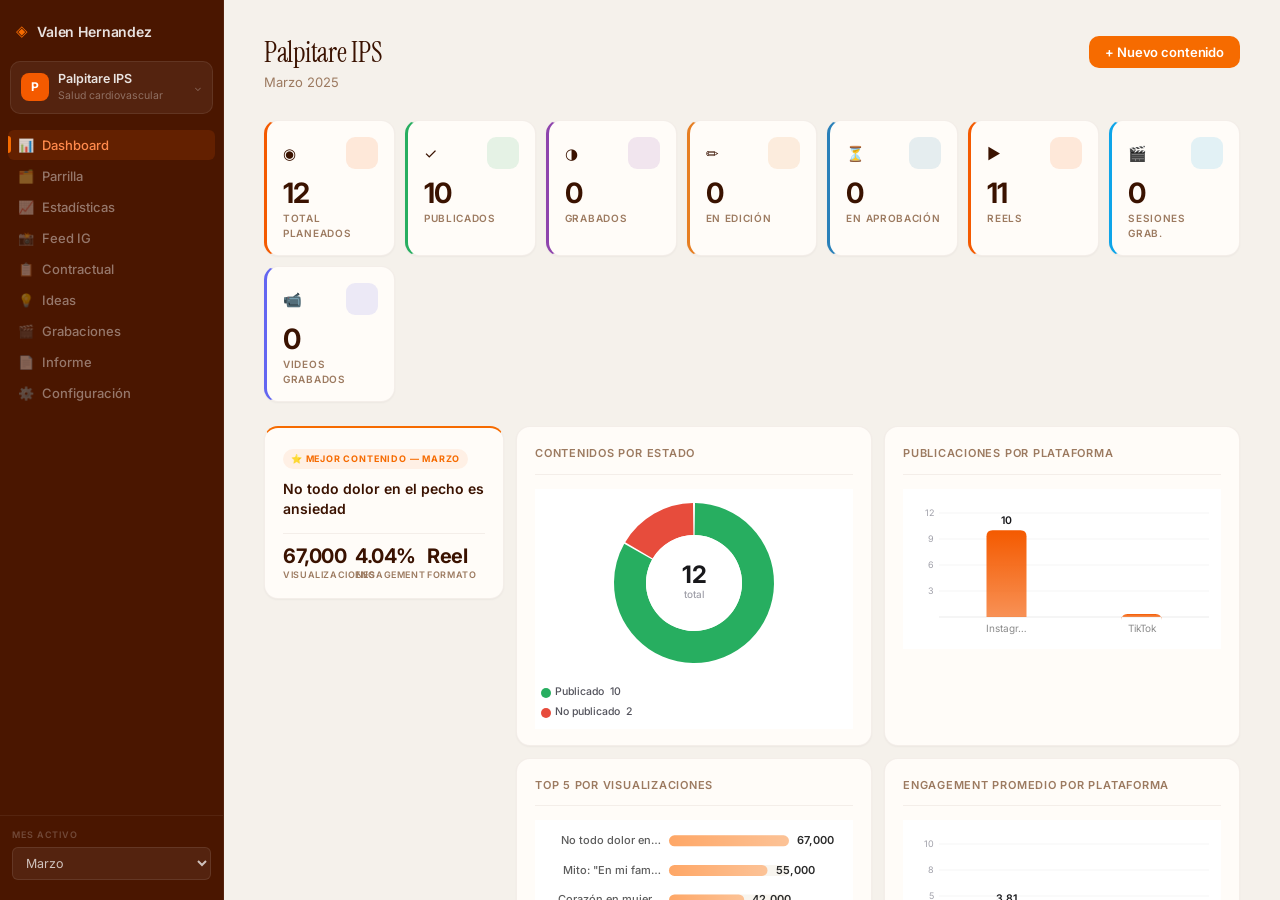
<file: index.html>
<!DOCTYPE html>
<html lang="es">
<head>
  <meta charset="UTF-8" />
  <meta name="viewport" content="width=device-width, initial-scale=1.0" />
  <title>Mi Agencia — Dashboard</title>
  <link rel="preconnect" href="https://fonts.googleapis.com" />
  <link rel="preconnect" href="https://fonts.gstatic.com" crossorigin />
  <link href="https://fonts.googleapis.com/css2?family=Instrument+Serif:ital@0;1&family=Inter:wght@300;400;500;600;700&display=swap" rel="stylesheet" />
  <link rel="stylesheet" href="styles.css?v=5" />
</head>
<body>

<!-- ══════════════════════════════════════════════
     SIDEBAR
═══════════════════════════════════════════════ -->
<aside class="sidebar" id="sidebar">

  <!-- Logo -->
  <div class="sidebar-logo">
    <span class="logo-icon">◈</span>
    <span class="logo-text">Valen Hernandez</span>
  </div>

  <!-- Brand switcher -->
  <div class="brand-switcher" id="brandSwitcher">
    <div class="brand-current" id="brandCurrentBtn" onclick="toggleBrandDropdown()">
      <div class="brand-avatar" id="sidebarBrandAvatar"></div>
      <div class="brand-info">
        <div class="brand-name" id="sidebarBrandName">Cargando...</div>
        <div class="brand-sector" id="sidebarBrandSector"></div>
      </div>
      <span class="brand-chevron">⌄</span>
    </div>
    <div class="brand-dropdown" id="brandDropdown">
      <div class="brand-list" id="brandList"></div>
      <button class="btn-nueva-marca" onclick="openNuevaMarca()">+ Nueva marca</button>
    </div>
  </div>

  <!-- Navigation -->
  <nav class="sidebar-nav" id="sidebarNav">
    <button class="nav-item active" data-tab="dashboard"    onclick="switchTab('dashboard')"><span class="nav-icon">📊</span> Dashboard</button>
    <button class="nav-item"        data-tab="parrilla"     onclick="switchTab('parrilla')"><span class="nav-icon">🗂️</span> Parrilla</button>
    <button class="nav-item"        data-tab="estadisticas" onclick="switchTab('estadisticas')"><span class="nav-icon">📈</span> Estadísticas</button>
    <button class="nav-item"        data-tab="feed"         onclick="switchTab('feed')"><span class="nav-icon">📸</span> Feed IG</button>
    <button class="nav-item"        data-tab="contractual"  onclick="switchTab('contractual')"><span class="nav-icon">📋</span> Contractual</button>
    <button class="nav-item"        data-tab="ideas"        onclick="switchTab('ideas')"><span class="nav-icon">💡</span> Ideas</button>
    <button class="nav-item"        data-tab="grabaciones"  onclick="switchTab('grabaciones')"><span class="nav-icon">🎬</span> Grabaciones</button>
    <button class="nav-item"        data-tab="informe"      onclick="switchTab('informe')"><span class="nav-icon">📄</span> Informe</button>
    <button class="nav-item"        data-tab="configuracion" onclick="switchTab('configuracion')"><span class="nav-icon">⚙️</span> Configuración</button>
  </nav>

  <!-- Month selector -->
  <div class="sidebar-month">
    <label class="month-label">Mes activo</label>
    <select class="month-select" id="monthSelect" onchange="onMonthChange()">
      <option>Enero</option><option>Febrero</option><option>Marzo</option>
      <option>Abril</option><option>Mayo</option><option>Junio</option>
      <option>Julio</option><option>Agosto</option><option>Septiembre</option>
      <option>Octubre</option><option>Noviembre</option><option>Diciembre</option>
    </select>
  </div>

</aside>

<!-- ══════════════════════════════════════════════
     MAIN CONTENT
═══════════════════════════════════════════════ -->
<main class="main-content" id="mainContent">

  <!-- ── TAB: DASHBOARD ── -->
  <div class="tab-panel active" id="tab-dashboard">
    <div class="page-header">
      <div>
        <h1 class="page-title" id="dashBrandName">Dashboard</h1>
        <p class="page-subtitle" id="dashMonth"></p>
      </div>
      <button class="btn-primary" onclick="openNuevoContenido()">+ Nuevo contenido</button>
    </div>
    <div class="kpi-grid" id="kpiGrid"></div>
    <div class="dashboard-lower">
      <div class="best-content-card" id="bestContentCard"></div>
      <div class="charts-grid-2x2">
        <div class="chart-card">
          <h3 class="chart-title">Contenidos por estado</h3>
          <canvas id="chartDonut" width="260" height="260"></canvas>
        </div>
        <div class="chart-card">
          <h3 class="chart-title">Publicaciones por plataforma</h3>
          <canvas id="chartPlatforms" width="260" height="220"></canvas>
        </div>
        <div class="chart-card">
          <h3 class="chart-title">Top 5 por visualizaciones</h3>
          <canvas id="chartTop5" width="260" height="220"></canvas>
        </div>
        <div class="chart-card">
          <h3 class="chart-title">Engagement promedio por plataforma</h3>
          <canvas id="chartEngagement" width="260" height="220"></canvas>
        </div>
      </div>
    </div>
    <div class="compliance-section" id="dashCompliance"></div>
  </div>

  <!-- ── TAB: PARRILLA ── -->
  <div class="tab-panel" id="tab-parrilla">
    <div class="page-header">
      <div>
        <h1 class="page-title">Parrilla de contenidos</h1>
        <p class="page-subtitle" id="parrillaBrandMonth"></p>
      </div>
      <button class="btn-primary" onclick="openNuevoContenido()">+ Nuevo contenido</button>
    </div>
    <div class="filter-row">
      <div class="filter-group">
        <label>Mes</label>
        <select id="filterMes" onchange="renderParrilla()">
          <option value="">Todos</option>
          <option>Enero</option><option>Febrero</option><option>Marzo</option>
          <option>Abril</option><option>Mayo</option><option>Junio</option>
          <option>Julio</option><option>Agosto</option><option>Septiembre</option>
          <option>Octubre</option><option>Noviembre</option><option>Diciembre</option>
        </select>
      </div>
      <div class="filter-group">
        <label>Estado</label>
        <select id="filterEstado" onchange="renderParrilla()">
          <option value="">Todos</option>
          <option>Idea</option><option>Guion</option><option>Grabado</option>
          <option>En edición</option><option>En aprobación</option>
          <option>Aprobado</option><option>Publicado</option><option>No publicado</option>
        </select>
      </div>
      <div class="filter-group">
        <label>Tipo</label>
        <select id="filterTipo" onchange="renderParrilla()">
          <option value="">Todos</option>
          <option>Reel</option><option>Carrusel</option><option>Historia</option><option>Post</option>
        </select>
      </div>
      <div class="filter-group">
        <label>Plataforma</label>
        <select id="filterPlataforma" onchange="renderParrilla()">
          <option value="">Todas</option>
          <option value="ig">Instagram</option>
          <option value="tk">TikTok</option>
        </select>
      </div>
    </div>
    <div class="table-wrapper">
      <table class="data-table" id="parrillaTable">
        <thead>
          <tr>
            <th>#</th><th>Mes</th><th>Tipo</th><th>Tema / Idea</th><th>Objetivo</th>
            <th>Estado</th><th>IG</th><th>TK</th>
            <th>Hook</th><th>CTA</th><th>Obs</th><th>F. Publicación</th><th>Acciones</th>
          </tr>
        </thead>
        <tbody id="parrillaBody"></tbody>
      </table>
    </div>
  </div>

  <!-- ── TAB: ESTADÍSTICAS ── -->
  <div class="tab-panel" id="tab-estadisticas">
    <div class="page-header">
      <div>
        <h1 class="page-title">Estadísticas</h1>
        <p class="page-subtitle" id="statsBrandMonth"></p>
      </div>
    </div>
    <div class="stats-summary-grid" id="statsSummary"></div>
    <div class="table-wrapper" style="margin-top:24px;">
      <table class="data-table" id="statsTable">
        <thead>
          <tr>
            <th>#</th><th>Contenido</th><th>Tipo</th>
            <th>IG Views</th><th>IG Eng%</th>
            <th>TK Views</th><th>TK Eng%</th>
            <th>Acciones</th>
          </tr>
        </thead>
        <tbody id="statsBody"></tbody>
      </table>
    </div>
    <div class="charts-grid-2col" style="margin-top:32px;">
      <div class="chart-card">
        <h3 class="chart-title">Top contenidos por visualizaciones</h3>
        <canvas id="chartStatsTop" width="340" height="240"></canvas>
      </div>
      <div class="chart-card">
        <h3 class="chart-title">Engagement por plataforma</h3>
        <canvas id="chartStatsEng" width="340" height="240"></canvas>
      </div>
    </div>
  </div>

  <!-- ── TAB: FEED IG ── -->
  <div class="tab-panel" id="tab-feed">
    <div class="page-header">
      <div>
        <h1 class="page-title">Feed Instagram</h1>
        <p class="page-subtitle" id="feedBrandMonth"></p>
      </div>
      <div class="feed-header-actions">
        <div class="toggle-group">
          <button class="toggle-btn active" id="btnGridView"  onclick="setFeedView('grid')">⊞ Grid</button>
          <button class="toggle-btn"        id="btnPhoneView" onclick="setFeedView('phone')">📱 Celular</button>
        </div>
        <button class="btn-secondary" onclick="addFeedSlot()">+ Agregar casilla</button>
        <button class="btn-secondary" onclick="openFeedManageModal()">⚙ Gestionar</button>
        <button class="btn-secondary" onclick="markFeedApproved()">✓ Aprobar feed</button>
      </div>
    </div>
    <!-- Tabs de mes del feed (independientes del sidebar) -->
    <div class="feed-month-tabs" id="feedMonthTabs"></div>
    <div class="feed-approval-bar" id="feedApprovalBar"></div>
    <!-- Grid view -->
    <div id="feedGridView">
      <div class="feed-grid" id="feedGrid"></div>
      <div class="feed-legend" id="feedLegend"></div>
    </div>
    <!-- Phone view -->
    <div id="feedPhoneView" style="display:none;">
      <div class="phone-mockup-wrap">
        <div class="phone-mockup">
          <div class="phone-screen">
            <div class="ig-header">
              <div class="ig-profile-pic" id="igProfilePic"></div>
              <span class="ig-handle" id="igHandle">palpitare_ips</span>
            </div>
            <div class="feed-grid-phone" id="feedGridPhone"></div>
          </div>
        </div>
      </div>
    </div>
  </div>

  <!-- ── TAB: CONTRACTUAL ── -->
  <div class="tab-panel" id="tab-contractual">
    <div class="page-header">
      <div>
        <h1 class="page-title">Seguimiento contractual</h1>
        <p class="page-subtitle" id="contractBrandMonth"></p>
      </div>
    </div>
    <div id="contractualContent"></div>
  </div>

  <!-- ── TAB: IDEAS ── -->
  <div class="tab-panel" id="tab-ideas">
    <div class="page-header">
      <div>
        <h1 class="page-title">Banco de ideas</h1>
        <p class="page-subtitle" id="ideasBrandMonth"></p>
      </div>
      <button class="btn-primary" onclick="openNuevaIdea()">+ Nueva idea</button>
    </div>
    <div class="table-wrapper">
      <table class="data-table" id="ideasTable">
        <thead>
          <tr>
            <th>#</th><th>Idea</th><th>Hook</th><th>Categoría</th><th>Prioridad</th>
            <th>Plataforma</th><th>Referencia</th><th>Estado</th>
            <th>Fecha usada</th><th>¿Funcionó?</th><th>Métricas</th><th>Acciones</th>
          </tr>
        </thead>
        <tbody id="ideasBody"></tbody>
      </table>
    </div>
  </div>

  <!-- ── TAB: GRABACIONES ── -->
  <div class="tab-panel" id="tab-grabaciones">
    <div class="page-header">
      <div>
        <h1 class="page-title">Sesiones de grabación</h1>
        <p class="page-subtitle" id="grabBrandMonth"></p>
      </div>
      <button class="btn-primary" onclick="openNuevaGrabacion()">+ Nueva sesión</button>
    </div>
    <div class="table-wrapper">
      <table class="data-table" id="grabTable">
        <thead>
          <tr>
            <th>#</th><th>Fecha</th><th>Lugar</th><th>Persona</th>
            <th>Videos</th><th>Tomas</th><th>Pendientes</th>
            <th>Vestuario</th><th>Props</th><th>Estado edición</th>
            <th>F. Entrega</th><th>Obs</th><th>Acciones</th>
          </tr>
        </thead>
        <tbody id="grabBody"></tbody>
      </table>
    </div>
  </div>

  <!-- ── TAB: INFORME ── -->
  <div class="tab-panel" id="tab-informe">
    <div class="page-header">
      <div>
        <h1 class="page-title">Informe mensual</h1>
        <p class="page-subtitle" id="informeBrandMonth"></p>
      </div>
      <div style="display:flex;gap:12px;flex-wrap:wrap;">
        <button class="btn-primary"   onclick="generateInforme()">Generar informe</button>
        <button class="btn-secondary" onclick="copyInforme()">Copiar</button>
        <button class="btn-secondary" onclick="downloadInforme()">Descargar .txt</button>
      </div>
    </div>
    <div id="informeContent"></div>
  </div>

  <!-- ── TAB: CONFIGURACIÓN ── -->
  <div class="tab-panel" id="tab-configuracion">
    <div class="page-header">
      <div>
        <h1 class="page-title">Configuración de marca</h1>
        <p class="page-subtitle" id="configBrandName"></p>
      </div>
      <div style="display:flex;gap:8px;flex-wrap:wrap;">
        <button class="btn-primary" onclick="generateClientExport()" title="Descarga client-data.json y súbelo a GitHub para que los clientes vean datos actualizados">📤 Publicar vista cliente</button>
        <button class="btn-secondary" onclick="exportData()" title="Descargar respaldo JSON">⬇ Exportar datos</button>
        <label class="btn-secondary" style="cursor:pointer;" title="Cargar respaldo JSON">
          ⬆ Importar datos
          <input type="file" accept=".json" style="display:none;" onchange="importData(event)">
        </label>
      </div>
    </div>
    <div id="configuracionContent"></div>
  </div>

</main>

<!-- ══════════════════════════════════════════════
     TOAST NOTIFICATION
═══════════════════════════════════════════════ -->
<div class="toast" id="toast"></div>

<!-- ══════════════════════════════════════════════
     MODALS
═══════════════════════════════════════════════ -->

<!-- Modal: Nuevo/Editar Contenido -->
<div class="modal-overlay" id="modal-contenido">
  <div class="modal modal-large">
    <div class="modal-header">
      <h2 class="modal-title" id="modalContenidoTitle">Nuevo contenido</h2>
      <button class="modal-close" onclick="closeModal('modal-contenido')">✕</button>
    </div>
    <div class="modal-body">
      <input type="hidden" id="contenidoId" />
      <div class="form-section">
        <h3 class="form-section-title">Información general</h3>
        <div class="form-grid-3">
          <div class="form-group">
            <label>Mes</label>
            <select id="cMes">
              <option>Enero</option><option>Febrero</option><option>Marzo</option>
              <option>Abril</option><option>Mayo</option><option>Junio</option>
              <option>Julio</option><option>Agosto</option><option>Septiembre</option>
              <option>Octubre</option><option>Noviembre</option><option>Diciembre</option>
            </select>
          </div>
          <div class="form-group">
            <label>Tipo</label>
            <select id="cTipo">
              <option>Reel</option><option>Carrusel</option><option>Historia</option><option>Post</option>
            </select>
          </div>
          <div class="form-group">
            <label>Objetivo</label>
            <select id="cObjetivo">
              <option>Educación</option><option>Autoridad</option>
              <option>Conversión</option><option>Humanización</option>
            </select>
          </div>
        </div>
        <div class="form-group">
          <label>Tema / Idea</label>
          <input type="text" id="cIdea" placeholder="Describe el tema del contenido..." />
        </div>
        <div class="form-grid-2">
          <div class="form-group">
            <label>Hook</label>
            <input type="text" id="cHook" placeholder="¿Qué engancha al inicio?" />
          </div>
          <div class="form-group">
            <label>CTA</label>
            <input type="text" id="cCta" placeholder="Llamada a la acción..." />
          </div>
        </div>
        <div class="form-grid-3">
          <div class="form-group">
            <label>Estado</label>
            <select id="cEstado">
              <option>Idea</option><option>Guion</option><option>Grabado</option>
              <option>En edición</option><option>En aprobación</option>
              <option>Aprobado</option><option>Publicado</option><option>No publicado</option>
            </select>
          </div>
          <div class="form-group">
            <label>Aprobó cliente</label>
            <select id="cClientAprobo">
              <option value="">— Sin definir —</option>
              <option>Sí</option><option>No</option><option>Pendiente</option>
            </select>
          </div>
          <div class="form-group">
            <label>Fecha aprobación</label>
            <input type="date" id="cFechaAprobacion" />
          </div>
        </div>
        <div class="form-group">
          <label>Observaciones <small style="color:var(--t-soft);font-weight:400;">(visibles para el cliente)</small></label>
          <textarea id="cObs" rows="2" placeholder="Notas adicionales..."></textarea>
        </div>
      </div>

      <div class="form-section">
        <h3 class="form-section-title">🔗 Links para el cliente</h3>
        <div class="form-grid-2">
          <div class="form-group">
            <label>🎬 Video en Drive</label>
            <input type="url" id="cDriveVideo" placeholder="https://drive.google.com/file/..." />
          </div>
          <div class="form-group">
            <label>📁 Carpeta Drive</label>
            <input type="url" id="cDriveFolder" placeholder="https://drive.google.com/drive/folders/..." />
          </div>
        </div>
      </div>

      <div class="form-section">
        <h3 class="form-section-title">Publicación por plataforma</h3>
        <div id="platformAccordions"></div>
      </div>
    </div>
    <div class="modal-footer">
      <button class="btn-ghost"    onclick="closeModal('modal-contenido')">Cancelar</button>
      <button class="btn-primary"  onclick="saveContenido()">Guardar contenido</button>
    </div>
  </div>
</div>

<!-- Modal: Stats -->
<div class="modal-overlay" id="modal-stats">
  <div class="modal modal-large">
    <div class="modal-header">
      <h2 class="modal-title" id="statsModalTitle">Estadísticas del contenido</h2>
      <button class="modal-close" onclick="closeModal('modal-stats')">✕</button>
    </div>
    <div class="modal-body">
      <input type="hidden" id="statsContenidoId" />
      <p class="stats-content-name" id="statsContenidoName"></p>
      <div class="platform-tabs" id="statsPlatformTabs">
        <button class="platform-tab active" data-plat="instagram" onclick="switchStatsPlatform('instagram')">Instagram</button>
        <button class="platform-tab" data-plat="tiktok"    onclick="switchStatsPlatform('tiktok')">TikTok</button>
        <button class="platform-tab" data-plat="facebook"  onclick="switchStatsPlatform('facebook')">Facebook</button>
      </div>
      <div id="statsFormArea"></div>
      <div class="stats-engagement-box" id="statsEngagementBox"></div>
    </div>
    <div class="modal-footer">
      <button class="btn-ghost"   onclick="closeModal('modal-stats')">Cancelar</button>
      <button class="btn-primary" onclick="saveStats()">Guardar stats</button>
    </div>
  </div>
</div>

<!-- Modal: Idea -->
<div class="modal-overlay" id="modal-idea">
  <div class="modal">
    <div class="modal-header">
      <h2 class="modal-title" id="modalIdeaTitle">Nueva idea</h2>
      <button class="modal-close" onclick="closeModal('modal-idea')">✕</button>
    </div>
    <div class="modal-body">
      <input type="hidden" id="ideaId" />
      <div class="form-group">
        <label>Idea / Tema</label>
        <input type="text" id="iIdea" placeholder="Describe la idea..." />
      </div>
      <div class="form-group">
        <label>Hook</label>
        <input type="text" id="iHook" placeholder="¿Cómo enganchar?" />
      </div>
      <div class="form-grid-2">
        <div class="form-group">
          <label>Categoría</label>
          <select id="iCategoria">
            <option>Educación</option><option>Autoridad</option>
            <option>Conversión</option><option>Humanización</option><option>Tendencia</option>
          </select>
        </div>
        <div class="form-group">
          <label>Prioridad</label>
          <select id="iPrioridad">
            <option>Alta</option><option>Media</option><option>Baja</option>
          </select>
        </div>
      </div>
      <div class="form-grid-2">
        <div class="form-group">
          <label>Plataforma</label>
          <select id="iPlataforma">
            <option>Instagram</option><option>TikTok</option>
            <option>Facebook</option><option>Todas</option>
          </select>
        </div>
        <div class="form-group">
          <label>Estado</label>
          <select id="iEstado">
            <option>Pendiente</option><option>En uso</option>
            <option>Usada</option><option>Descartada</option>
          </select>
        </div>
      </div>
      <div class="form-group">
        <label>Referencia (URL o descripción)</label>
        <input type="text" id="iReferencia" placeholder="https://..." />
      </div>
      <div class="form-grid-2">
        <div class="form-group">
          <label>Fecha usada</label>
          <input type="date" id="iFechaUsada" />
        </div>
        <div class="form-group">
          <label>¿Funcionó?</label>
          <select id="iFunciono">
            <option value="">— Sin evaluar —</option>
            <option>Sí</option><option>No</option><option>Parcialmente</option>
          </select>
        </div>
      </div>
      <div class="form-group">
        <label>Métricas obtenidas</label>
        <textarea id="iMetricas" rows="2" placeholder="Ej: 20k views, 4.2% engagement..."></textarea>
      </div>
    </div>
    <div class="modal-footer">
      <button class="btn-ghost"   onclick="closeModal('modal-idea')">Cancelar</button>
      <button class="btn-primary" onclick="saveIdea()">Guardar idea</button>
    </div>
  </div>
</div>

<!-- Modal: Grabación -->
<div class="modal-overlay" id="modal-grabacion">
  <div class="modal modal-large">
    <div class="modal-header">
      <h2 class="modal-title" id="modalGrabTitle">Nueva sesión de grabación</h2>
      <button class="modal-close" onclick="closeModal('modal-grabacion')">✕</button>
    </div>
    <div class="modal-body">
      <input type="hidden" id="grabId" />
      <div class="form-grid-3">
        <div class="form-group">
          <label>Fecha</label>
          <input type="date" id="gFecha" />
        </div>
        <div class="form-group">
          <label>Lugar</label>
          <input type="text" id="gLugar" placeholder="Consultorio, estudio..." />
        </div>
        <div class="form-group">
          <label>Persona(s)</label>
          <input type="text" id="gPersona" placeholder="Dr. García, Paciente..." />
        </div>
      </div>
      <div class="form-grid-3">
        <div class="form-group">
          <label>Cantidad de videos</label>
          <input type="number" id="gVideos" min="0" placeholder="0" />
        </div>
        <div class="form-group">
          <label>Tomas totales</label>
          <input type="number" id="gTomas" min="0" placeholder="0" />
        </div>
        <div class="form-group">
          <label>Pendientes de grabar</label>
          <input type="number" id="gPendientes" min="0" placeholder="0" />
        </div>
      </div>
      <div class="form-grid-2">
        <div class="form-group">
          <label>Vestuario</label>
          <input type="text" id="gVestuario" placeholder="Describe el atuendo..." />
        </div>
        <div class="form-group">
          <label>Props / utilería</label>
          <input type="text" id="gProps" placeholder="Materiales, elementos..." />
        </div>
      </div>
      <div class="form-grid-2">
        <div class="form-group">
          <label>Estado de edición</label>
          <select id="gEstadoEdicion">
            <option>Sin editar</option><option>En edición</option>
            <option>Editado</option><option>Entregado</option>
          </select>
        </div>
        <div class="form-group">
          <label>Fecha de entrega</label>
          <input type="date" id="gFechaEntrega" />
        </div>
      </div>
      <div class="form-group">
        <label>Observaciones</label>
        <textarea id="gObs" rows="2" placeholder="Notas de la sesión..."></textarea>
      </div>
    </div>
    <div class="modal-footer">
      <button class="btn-ghost"   onclick="closeModal('modal-grabacion')">Cancelar</button>
      <button class="btn-primary" onclick="saveGrabacion()">Guardar sesión</button>
    </div>
  </div>
</div>

<!-- Modal: Nueva/Editar Marca -->
<div class="modal-overlay" id="modal-marca">
  <div class="modal">
    <div class="modal-header">
      <h2 class="modal-title" id="modalMarcaTitle">Nueva marca</h2>
      <button class="modal-close" onclick="closeModal('modal-marca')">✕</button>
    </div>
    <div class="modal-body">
      <input type="hidden" id="marcaId" />
      <div class="form-grid-2">
        <div class="form-group">
          <label>Nombre de marca</label>
          <input type="text" id="mNombre" placeholder="Ej: Palpitare IPS" />
        </div>
        <div class="form-group">
          <label>Sector / Industria</label>
          <input type="text" id="mSector" placeholder="Ej: Salud cardiovascular" />
        </div>
      </div>
      <div class="form-grid-2">
        <div class="form-group">
          <label>Color de marca</label>
          <input type="color" id="mColor" value="#F45A00" />
        </div>
        <div class="form-group"></div>
      </div>
      <div class="form-grid-3">
        <div class="form-group">
          <label>Handle Instagram</label>
          <input type="text" id="mIgHandle" placeholder="@cuenta" />
        </div>
        <div class="form-group">
          <label>Handle TikTok</label>
          <input type="text" id="mTkHandle" placeholder="@cuenta" />
        </div>
        <div class="form-group">
          <label>Página Facebook</label>
          <input type="text" id="mFbHandle" placeholder="Nombre de página" />
        </div>
      </div>
      <div class="form-group">
        <label>Plataformas activas</label>
        <div class="checkboxes-row">
          <label class="checkbox-label"><input type="checkbox" id="mPlatIg" value="instagram" /> Instagram</label>
          <label class="checkbox-label"><input type="checkbox" id="mPlatTk" value="tiktok" /> TikTok</label>
          <label class="checkbox-label"><input type="checkbox" id="mPlatFb" value="facebook" /> Facebook</label>
          <label class="checkbox-label"><input type="checkbox" id="mPlatYt" value="youtube" /> YouTube</label>
          <label class="checkbox-label"><input type="checkbox" id="mPlatLi" value="linkedin" /> LinkedIn</label>
        </div>
      </div>
      <div class="form-grid-3">
        <div class="form-group">
          <label>Mínimo publicaciones/mes</label>
          <input type="number" id="mMinPub" min="1" value="8" />
        </div>
        <div class="form-group">
          <label>Ideal publicaciones/mes</label>
          <input type="number" id="mIdealPub" min="1" value="12" />
        </div>
        <div class="form-group">
          <label>Meta historias/mes</label>
          <input type="number" id="mHistMeta" min="1" value="12" />
        </div>
      </div>
      <div class="form-grid-2">
        <div class="form-group">
          <label>Reunión mensual requerida</label>
          <select id="mRequireMeeting">
            <option value="true">Sí</option><option value="false">No</option>
          </select>
        </div>
        <div class="form-group">
          <label>Reporte mensual requerido</label>
          <select id="mRequireReport">
            <option value="true">Sí</option><option value="false">No</option>
          </select>
        </div>
      </div>
      <div class="form-group" style="margin-top:8px;">
        <label>PIN vista cliente <span style="font-weight:400;color:#A1A1AA;">(dejar vacío = sin contraseña)</span></label>
        <input type="text" id="mClientPin" placeholder="Ej: 1234" maxlength="12" autocomplete="off">
      </div>

      <!-- ── VISIBILIDAD CLIENTE ── -->
      <div style="margin-top:18px;padding-top:18px;border-top:1px solid var(--border-s);">
        <div style="font-size:12px;font-weight:700;color:var(--t-mid);text-transform:uppercase;letter-spacing:0.05em;margin-bottom:14px;">
          👁 Visibilidad en vista cliente
        </div>

        <div class="form-group">
          <label>Plataformas visibles al cliente</label>
          <div class="checkboxes-row" id="mClientPlats">
            <span style="font-size:12px;color:var(--t-soft);">Activa al menos una plataforma primero</span>
          </div>
        </div>

        <div class="form-group" style="margin-top:12px;">
          <label>Meses visibles al cliente <span style="font-weight:400;color:#A1A1AA;">(desmarcar = oculto)</span></label>
          <div class="checkboxes-row" id="mClientMonths" style="flex-wrap:wrap;gap:6px 16px;"></div>
        </div>
      </div>
    </div>
    <div class="modal-footer">
      <button class="btn-ghost"   onclick="closeModal('modal-marca')">Cancelar</button>
      <button class="btn-primary" onclick="saveMarca()">Guardar marca</button>
    </div>
  </div>
</div>

<!-- Modal: Confirmar -->
<div class="modal-overlay" id="modal-confirm">
  <div class="modal modal-sm">
    <div class="modal-header">
      <h2 class="modal-title" id="confirmTitle">¿Confirmar acción?</h2>
      <button class="modal-close" onclick="closeModal('modal-confirm')">✕</button>
    </div>
    <div class="modal-body">
      <p id="confirmMsg" style="color:#2B2B2B;line-height:1.6;"></p>
    </div>
    <div class="modal-footer">
      <button class="btn-ghost"   onclick="closeModal('modal-confirm')">Cancelar</button>
      <button class="btn-danger"  id="confirmBtn">Confirmar</button>
    </div>
  </div>
</div>

<!-- ── MODAL GESTIONAR FEED ─────────────────────── -->
<div class="modal-overlay" id="modal-feed-manage">
  <div class="modal modal-sm">
    <div class="modal-header">
      <h2 class="modal-title">⚙ Gestionar feed</h2>
      <button class="modal-close" onclick="closeModal('modal-feed-manage')">✕</button>
    </div>
    <div class="modal-body">
      <p id="feedManageInfo" style="font-size:13px;color:var(--t-mid);margin-bottom:18px;line-height:1.5;"></p>

      <div class="form-group">
        <label>Mes de destino</label>
        <select id="feedTargetMonth"></select>
      </div>

      <div style="display:flex;gap:8px;margin-top:14px;flex-wrap:wrap;">
        <button class="btn-primary" onclick="executeFeedCopy()">📋 Copiar feed a ese mes</button>
        <button class="btn-ghost"   onclick="executeFeedMove()">📦 Mover feed a ese mes</button>
      </div>

      <div style="margin-top:22px;padding-top:16px;border-top:1px solid var(--border-s);">
        <p style="font-size:12px;color:var(--t-soft);margin-bottom:10px;">Zona de peligro</p>
        <button class="btn-danger" onclick="executeFeedClear()">🗑 Limpiar feed de este mes</button>
      </div>
    </div>
  </div>
</div>

<!-- ── MODAL CALENDARIO ─────────────────────────── -->
<div class="modal-overlay" id="modal-calendar">
  <div class="modal modal-sm">
    <div class="modal-header">
      <h2 class="modal-title">📅 Agregar al calendario</h2>
      <button class="modal-close" onclick="closeModal('modal-calendar')">✕</button>
    </div>
    <div class="modal-body">
      <div class="form-group">
        <label>Tipo de evento</label>
        <select id="calEventType">
          <option>Publicación</option>
          <option>Grabación</option>
          <option>Reunión</option>
          <option>Entrega</option>
          <option>Revisión</option>
          <option>Aprobación</option>
        </select>
      </div>
      <div class="form-group">
        <label>Título</label>
        <input type="text" id="calTitle" placeholder="Nombre del evento" />
      </div>
      <div class="form-grid-2">
        <div class="form-group">
          <label>Fecha</label>
          <input type="date" id="calDate" />
        </div>
        <div class="form-group">
          <label>Hora</label>
          <input type="time" id="calTime" value="10:00" />
        </div>
      </div>
      <div class="form-grid-2">
        <div class="form-group">
          <label>Duración (minutos)</label>
          <select id="calDuration">
            <option value="30">30 min</option>
            <option value="60" selected>1 hora</option>
            <option value="90">1:30 h</option>
            <option value="120">2 horas</option>
            <option value="180">3 horas</option>
            <option value="240">4 horas</option>
          </select>
        </div>
        <div class="form-group">
          <label>Recordatorio</label>
          <select id="calReminder">
            <option value="10">10 min antes</option>
            <option value="30" selected>30 min antes</option>
            <option value="60">1 hora antes</option>
            <option value="1440">1 día antes</option>
          </select>
        </div>
      </div>
      <div class="form-group">
        <label>Notas</label>
        <textarea id="calNotes" rows="2" placeholder="Descripción opcional..."></textarea>
      </div>
    </div>
    <div class="modal-footer">
      <button class="btn-ghost" onclick="closeModal('modal-calendar')">Cancelar</button>
      <button class="btn-secondary" onclick="downloadICS()" title="Descargar archivo .ics (Apple Calendar, Outlook)">⬇ Descargar .ics</button>
      <button class="btn-primary" onclick="openGoogleCalendar()">📅 Abrir en Google Calendar</button>
    </div>
  </div>
</div>

<script src="script.js"></script>
</body>
</html>
</file>
<file: styles.css>
/* ══════════════════════════════════════════════
   VALEN HERNANDEZ — Agency Dashboard
   Design: minimal SaaS premium
   Ref: Notion · Linear · Stripe
   Fonts: Instrument Serif (titles only) + Inter
═══════════════════════════════════════════════ */

/* ── Reset ── */
*, *::before, *::after { box-sizing: border-box; margin: 0; padding: 0; }

/* ── Variables ── */
:root {
  /* Brand accent — warm orange */
  --orange:       #F66B00;
  --orange-soft:  #F2A060;
  --orange-bg:    rgba(246,107,0,0.08);
  --orange-border:rgba(246,107,0,0.20);

  /* Warm cream backgrounds */
  --bg:           #F5F1EB;
  --bg-2:         #EDE8DF;
  --white:        #FFFCF8;

  /* Sidebar — café oscuro */
  --sidebar-bg:   #4A1600;
  --sidebar-w:    224px;

  /* Text — warm browns */
  --t-dark:       #3A1200;
  --t-mid:        #6B3A22;
  --t-soft:       #9C7A60;
  --t-muted:      #C4A98E;

  /* Borders — warm */
  --border:       rgba(74,22,0,0.10);
  --border-s:     rgba(74,22,0,0.06);

  /* Shadows */
  --sh-xs: 0 1px 2px rgba(0,0,0,0.04);
  --sh-s:  0 1px 4px rgba(0,0,0,0.06), 0 1px 2px rgba(0,0,0,0.04);
  --sh-m:  0 4px 16px rgba(0,0,0,0.08), 0 1px 4px rgba(0,0,0,0.04);
  --sh-l:  0 8px 32px rgba(0,0,0,0.12);

  /* Radii */
  --r-sm:   6px;
  --r-md:   10px;
  --r-lg:   14px;
  --r-xl:   18px;
  --r-pill: 999px;

  /* Transitions */
  --ease:       cubic-bezier(0.16, 1, 0.3, 1);
  --t-fast:     140ms var(--ease);
  --t-mid-spd:  200ms var(--ease);
}

/* ── Base ── */
html, body {
  height: 100%;
  font-family: 'Inter', -apple-system, BlinkMacSystemFont, sans-serif;
  background: var(--bg);
  color: var(--t-dark);
  font-size: 14px;
  line-height: 1.5;
  overflow: hidden;
  -webkit-font-smoothing: antialiased;
}

/* ══════════════════════════════════════════════
   LAYOUT
═══════════════════════════════════════════════ */
.sidebar {
  position: fixed;
  top: 0; left: 0;
  width: var(--sidebar-w);
  height: 100vh;
  background: var(--sidebar-bg);
  display: flex;
  flex-direction: column;
  overflow-y: auto;
  overflow-x: hidden;
  z-index: 100;
  border-right: 1px solid rgba(255,255,255,0.06);
  scrollbar-width: none;
}
.sidebar::-webkit-scrollbar { display: none; }

.main-content {
  margin-left: var(--sidebar-w);
  height: 100vh;
  overflow-y: auto;
  padding: 0;
  scrollbar-width: thin;
  scrollbar-color: rgba(0,0,0,0.1) transparent;
}
.main-content::-webkit-scrollbar { width: 5px; }
.main-content::-webkit-scrollbar-thumb {
  background: rgba(0,0,0,0.1);
  border-radius: 10px;
}

/* ══════════════════════════════════════════════
   SIDEBAR — LOGO
═══════════════════════════════════════════════ */
.sidebar-logo {
  display: flex;
  align-items: center;
  gap: 9px;
  padding: 20px 16px 18px;
}
.logo-icon {
  font-size: 15px;
  color: var(--orange);
  flex-shrink: 0;
}
.logo-text {
  font-family: 'Inter', sans-serif;
  font-size: 14px;
  font-weight: 600;
  color: rgba(255,255,255,0.88);
  letter-spacing: -0.01em;
  white-space: nowrap;
  overflow: hidden;
  text-overflow: ellipsis;
}

/* ══════════════════════════════════════════════
   SIDEBAR — BRAND SWITCHER
═══════════════════════════════════════════════ */
.brand-switcher {
  position: relative;
  margin: 0 10px 12px;
}
.brand-current {
  display: flex;
  align-items: center;
  gap: 9px;
  padding: 9px 10px;
  border-radius: var(--r-md);
  cursor: pointer;
  background: rgba(255,255,255,0.06);
  border: 1px solid rgba(255,255,255,0.08);
  transition: background var(--t-fast);
}
.brand-current:hover { background: rgba(255,255,255,0.10); }
.brand-avatar {
  width: 28px; height: 28px;
  border-radius: 8px;
  background: var(--orange);
  color: #fff;
  font-size: 12px;
  font-weight: 700;
  display: flex; align-items: center; justify-content: center;
  flex-shrink: 0;
}
.brand-info { flex: 1; min-width: 0; }
.brand-name {
  font-size: 12.5px;
  font-weight: 600;
  color: rgba(255,255,255,0.88);
  white-space: nowrap;
  overflow: hidden;
  text-overflow: ellipsis;
  line-height: 1.3;
}
.brand-sector {
  font-size: 10.5px;
  color: rgba(255,255,255,0.35);
  white-space: nowrap;
  overflow: hidden;
  text-overflow: ellipsis;
  margin-top: 1px;
}
.brand-chevron {
  font-size: 10px;
  color: rgba(255,255,255,0.3);
  flex-shrink: 0;
  transition: transform var(--t-fast);
}
.brand-dropdown {
  display: none;
  position: absolute;
  top: calc(100% + 4px);
  left: 0; right: 0;
  background: #27272A;
  border: 1px solid rgba(255,255,255,0.1);
  border-radius: var(--r-md);
  overflow: hidden;
  z-index: 200;
  box-shadow: var(--sh-l);
}
.brand-dropdown.open { display: block; }
.brand-list { padding: 5px; }
.brand-list-item {
  display: flex;
  align-items: center;
  gap: 9px;
  padding: 7px 9px;
  border-radius: var(--r-sm);
  cursor: pointer;
  transition: background var(--t-fast);
}
.brand-list-item:hover { background: rgba(255,255,255,0.07); }
.brand-list-item.active { background: rgba(244,90,0,0.15); }
.btn-nueva-marca {
  width: 100%;
  padding: 8px 12px;
  background: none;
  border: none;
  border-top: 1px solid rgba(255,255,255,0.07);
  color: rgba(255,255,255,0.35);
  font-size: 11.5px;
  font-family: 'Inter', sans-serif;
  cursor: pointer;
  transition: color var(--t-fast);
  text-align: left;
}
.btn-nueva-marca:hover { color: var(--orange); }

/* ══════════════════════════════════════════════
   SIDEBAR — NAVIGATION
═══════════════════════════════════════════════ */
.sidebar-nav {
  flex: 1;
  padding: 4px 8px;
  display: flex;
  flex-direction: column;
  gap: 1px;
}
.nav-item {
  display: flex;
  align-items: center;
  gap: 9px;
  width: 100%;
  padding: 7px 10px;
  border: none;
  background: none;
  border-radius: var(--r-sm);
  color: rgba(255,255,255,0.42);
  font-family: 'Inter', sans-serif;
  font-size: 13px;
  font-weight: 500;
  cursor: pointer;
  text-align: left;
  transition: background var(--t-fast), color var(--t-fast);
  position: relative;
}
.nav-item:hover {
  background: rgba(255,255,255,0.06);
  color: rgba(255,255,255,0.78);
}
.nav-item.active {
  background: rgba(244,90,0,0.14);
  color: #FF8A4C;
}
.nav-item.active::before {
  content: '';
  position: absolute;
  left: 0; top: 22%; bottom: 22%;
  width: 2.5px;
  background: var(--orange);
  border-radius: 0 3px 3px 0;
}
.nav-icon {
  font-size: 13px;
  opacity: 0.8;
  width: 15px;
  text-align: center;
  flex-shrink: 0;
}

/* ══════════════════════════════════════════════
   SIDEBAR — MONTH SELECT
═══════════════════════════════════════════════ */
.sidebar-month {
  padding: 12px 12px 20px;
  border-top: 1px solid rgba(255,255,255,0.06);
  margin-top: auto;
}
.month-label {
  display: block;
  font-size: 9px;
  font-weight: 600;
  text-transform: uppercase;
  letter-spacing: 0.1em;
  color: rgba(255,255,255,0.22);
  margin-bottom: 6px;
}
.month-select {
  width: 100%;
  padding: 7px 9px;
  background: rgba(255,255,255,0.06);
  border: 1px solid rgba(255,255,255,0.09);
  border-radius: var(--r-sm);
  color: rgba(255,255,255,0.72);
  font-family: 'Inter', sans-serif;
  font-size: 12.5px;
  cursor: pointer;
}
.month-select option { background: #27272A; color: #fff; }

/* ══════════════════════════════════════════════
   PAGE HEADER
═══════════════════════════════════════════════ */
.tab-panel {
  padding: 36px 40px 56px;
  animation: fadeUp 220ms var(--ease) both;
}
@keyframes fadeUp {
  from { opacity: 0; transform: translateY(10px); }
  to   { opacity: 1; transform: translateY(0); }
}
.tab-panel:not(.active) { display: none; }
.tab-panel.active { display: block; }

.page-header {
  display: flex;
  align-items: flex-start;
  justify-content: space-between;
  gap: 16px;
  margin-bottom: 28px;
  flex-wrap: wrap;
}
.page-title {
  font-family: 'Instrument Serif', serif;
  font-size: 28px;
  color: var(--t-dark);
  font-weight: 400;
  letter-spacing: -0.01em;
  line-height: 1.2;
}
.page-subtitle {
  font-size: 13px;
  color: var(--t-soft);
  margin-top: 3px;
  font-weight: 400;
}

/* ══════════════════════════════════════════════
   BUTTONS
═══════════════════════════════════════════════ */
.btn-primary {
  display: inline-flex;
  align-items: center;
  gap: 6px;
  padding: 8px 16px;
  background: var(--orange);
  color: #fff;
  border: none;
  border-radius: var(--r-md);
  font-family: 'Inter', sans-serif;
  font-size: 13px;
  font-weight: 600;
  cursor: pointer;
  transition: opacity var(--t-fast), transform var(--t-fast);
  white-space: nowrap;
  letter-spacing: -0.01em;
}
.btn-primary:hover { opacity: 0.88; transform: translateY(-1px); }

.btn-secondary {
  display: inline-flex;
  align-items: center;
  gap: 6px;
  padding: 8px 16px;
  background: var(--white);
  color: var(--t-mid);
  border: 1px solid var(--border);
  border-radius: var(--r-md);
  font-family: 'Inter', sans-serif;
  font-size: 13px;
  font-weight: 500;
  cursor: pointer;
  transition: all var(--t-fast);
  white-space: nowrap;
}
.btn-secondary:hover { border-color: rgba(0,0,0,0.18); background: var(--bg); }

.btn-ghost {
  display: inline-flex;
  align-items: center;
  gap: 6px;
  padding: 8px 14px;
  background: none;
  color: var(--t-mid);
  border: none;
  border-radius: var(--r-md);
  font-family: 'Inter', sans-serif;
  font-size: 13px;
  font-weight: 500;
  cursor: pointer;
  transition: background var(--t-fast), color var(--t-fast);
}
.btn-ghost:hover { background: var(--bg-2); color: var(--t-dark); }

.btn-danger {
  display: inline-flex;
  align-items: center;
  gap: 6px;
  padding: 8px 16px;
  background: #FEF2F0;
  color: #D93025;
  border: 1px solid rgba(217,48,37,0.15);
  border-radius: var(--r-md);
  font-family: 'Inter', sans-serif;
  font-size: 13px;
  font-weight: 600;
  cursor: pointer;
  transition: all var(--t-fast);
}
.btn-danger:hover { background: #D93025; color: #fff; }

.btn-secondary {
  display: inline-flex;
  align-items: center;
  gap: 6px;
  padding: 8px 16px;
  background: var(--bg-2);
  color: var(--t-mid);
  border: 1px solid var(--border);
  border-radius: var(--r-md);
  font-family: 'Inter', sans-serif;
  font-size: 13px;
  font-weight: 600;
  cursor: pointer;
  transition: all var(--t-fast);
}
.btn-secondary:hover { background: var(--border); color: var(--t-dark); }

/* ══════════════════════════════════════════════
   KPI GRID
═══════════════════════════════════════════════ */
.kpi-grid {
  display: grid;
  grid-template-columns: repeat(auto-fill, minmax(130px, 1fr));
  gap: 10px;
  margin-bottom: 24px;
}
.kpi-card {
  background: var(--white);
  border-radius: var(--r-lg);
  padding: 16px 16px 14px;
  border: 1px solid var(--border-s);
  border-left: 3px solid var(--kpi-color, var(--orange));
  box-shadow: var(--sh-xs);
  transition: box-shadow var(--t-fast), transform var(--t-fast);
}
.kpi-card:hover {
  box-shadow: var(--sh-s);
  transform: translateY(-1px);
}
.kpi-card-top {
  display: flex;
  align-items: center;
  justify-content: space-between;
  margin-bottom: 10px;
}
.kpi-icon-label {
  font-size: 15px;
  line-height: 1;
}
.kpi-icon-box {
  width: 24px; height: 24px;
  border-radius: 6px;
  background: var(--kpi-color, var(--orange));
  opacity: 0.10;
}
.kpi-value {
  font-family: 'Inter', sans-serif;
  font-size: 28px;
  font-weight: 700;
  color: var(--t-dark);
  line-height: 1;
  margin-bottom: 4px;
  letter-spacing: -0.03em;
}
.kpi-label {
  font-size: 10px;
  font-weight: 600;
  text-transform: uppercase;
  letter-spacing: 0.07em;
  color: var(--t-soft);
}

/* ══════════════════════════════════════════════
   DASHBOARD LOWER
═══════════════════════════════════════════════ */
.dashboard-lower {
  display: grid;
  grid-template-columns: 240px 1fr;
  gap: 12px;
  margin-bottom: 16px;
  align-items: start;
}
@media (max-width: 1100px) { .dashboard-lower { grid-template-columns: 1fr; } }

/* Best content card — clean light */
.best-content-card {
  background: var(--white);
  border-radius: var(--r-lg);
  padding: 18px 18px 16px;
  border: 1px solid var(--border-s);
  border-top: 2px solid var(--orange);
  box-shadow: var(--sh-xs);
}
.best-label-pill {
  display: inline-flex;
  align-items: center;
  gap: 4px;
  font-size: 9px;
  font-weight: 700;
  text-transform: uppercase;
  letter-spacing: 0.09em;
  color: var(--orange);
  background: var(--orange-bg);
  padding: 3px 8px;
  border-radius: var(--r-pill);
  margin-bottom: 10px;
}
.best-idea-text {
  font-size: 14px;
  font-weight: 600;
  color: var(--t-dark);
  line-height: 1.45;
  margin-bottom: 14px;
}
.best-metrics-row {
  display: flex;
  gap: 14px;
  flex-wrap: wrap;
  border-top: 1px solid var(--border-s);
  padding-top: 12px;
}
.best-metric { flex: 1; min-width: 50px; }
.best-metric-val {
  font-size: 20px;
  font-weight: 700;
  color: var(--t-dark);
  line-height: 1;
  margin-bottom: 2px;
  letter-spacing: -0.02em;
}
.best-metric-lbl {
  font-size: 9px;
  font-weight: 600;
  text-transform: uppercase;
  letter-spacing: 0.07em;
  color: var(--t-soft);
}
.best-empty {
  font-size: 12px;
  color: var(--t-soft);
  margin-top: 8px;
  line-height: 1.5;
}

/* Compliance card */
.compliance-card {
  background: var(--white);
  border-radius: var(--r-lg);
  padding: 20px 22px;
  border: 1px solid var(--border-s);
  box-shadow: var(--sh-xs);
  margin-top: 0;
}
.compliance-header {
  display: flex;
  justify-content: space-between;
  align-items: center;
  margin-bottom: 12px;
}
.compliance-title {
  font-size: 13px;
  font-weight: 600;
  color: var(--t-dark);
}
.compliance-sub {
  font-size: 11.5px;
  color: var(--t-soft);
  margin-top: 2px;
}
.compliance-pct {
  font-size: 32px;
  font-weight: 700;
  line-height: 1;
  flex-shrink: 0;
  margin-left: 12px;
  letter-spacing: -0.03em;
}
.compliance-bar-track {
  height: 6px;
  background: var(--bg-2);
  border-radius: 99px;
  overflow: hidden;
  margin-bottom: 16px;
}
.compliance-bar-fill {
  height: 100%;
  border-radius: 99px;
  transition: width 0.6s var(--ease);
}
.compliance-stats-row {
  display: flex;
  border-top: 1px solid var(--border-s);
  padding-top: 12px;
}
.compliance-stat {
  flex: 1;
  text-align: center;
  border-right: 1px solid var(--border-s);
  padding: 0 6px;
}
.compliance-stat:last-child { border-right: none; }
.compliance-stat-val {
  font-size: 20px;
  font-weight: 700;
  color: var(--t-dark);
  line-height: 1;
  margin-bottom: 3px;
  letter-spacing: -0.02em;
}
.compliance-stat-of {
  font-size: 12px;
  font-weight: 500;
  color: var(--t-soft);
}
.compliance-stat-lbl {
  font-size: 9px;
  font-weight: 600;
  text-transform: uppercase;
  letter-spacing: 0.07em;
  color: var(--t-soft);
}

/* Charts */
.charts-grid-2x2 {
  display: grid;
  grid-template-columns: 1fr 1fr;
  gap: 12px;
}
@media (max-width: 960px) { .charts-grid-2x2 { grid-template-columns: 1fr; } }

.charts-grid-2col {
  display: grid;
  grid-template-columns: 1fr 1fr;
  gap: 12px;
}
@media (max-width: 900px) { .charts-grid-2col { grid-template-columns: 1fr; } }

.chart-card {
  background: var(--white);
  border-radius: var(--r-lg);
  padding: 18px 18px 16px;
  border: 1px solid var(--border-s);
  box-shadow: var(--sh-xs);
  display: flex;
  flex-direction: column;
  transition: box-shadow var(--t-fast);
}
.chart-card:hover { box-shadow: var(--sh-s); }
.chart-title {
  font-size: 11px;
  font-weight: 600;
  color: var(--t-soft);
  text-transform: uppercase;
  letter-spacing: 0.07em;
  margin-bottom: 14px;
  padding-bottom: 12px;
  border-bottom: 1px solid var(--border-s);
}
.chart-card canvas {
  width: 100% !important;
  height: 160px;
  display: block;
}
#chartDonut { height: 240px !important; }

/* Compliance section */
.compliance-section { margin-top: 12px; }

/* ══════════════════════════════════════════════
   FILTER ROW
═══════════════════════════════════════════════ */
.filter-row {
  display: flex;
  gap: 12px;
  flex-wrap: wrap;
  margin-bottom: 18px;
  background: var(--white);
  border: 1px solid var(--border-s);
  border-radius: var(--r-lg);
  padding: 16px 18px;
  box-shadow: var(--sh-xs);
}
.filter-group {
  display: flex;
  flex-direction: column;
  gap: 4px;
  min-width: 130px;
  flex: 1;
}
.filter-group label {
  font-size: 10px;
  font-weight: 600;
  text-transform: uppercase;
  letter-spacing: 0.07em;
  color: var(--t-soft);
}
.filter-group select {
  padding: 7px 10px;
  border: 1.5px solid var(--border);
  border-radius: var(--r-sm);
  font-family: 'Inter', sans-serif;
  font-size: 13px;
  color: var(--t-dark);
  background: var(--white);
  cursor: pointer;
  transition: border-color var(--t-fast);
}
.filter-group select:focus { outline: none; border-color: var(--orange); }

/* ══════════════════════════════════════════════
   TABLE
═══════════════════════════════════════════════ */
.table-wrapper {
  background: var(--white);
  border-radius: var(--r-lg);
  border: 1px solid var(--border-s);
  box-shadow: var(--sh-xs);
  overflow-x: auto;
  -webkit-overflow-scrolling: touch;
}
.data-table {
  width: 100%;
  min-width: 700px;
  border-collapse: collapse;
  font-size: 13px;
}
.data-table thead th {
  padding: 10px 14px;
  text-align: left;
  font-size: 10px;
  font-weight: 600;
  text-transform: uppercase;
  letter-spacing: 0.07em;
  color: var(--t-soft);
  background: var(--bg);
  border-bottom: 1px solid var(--border);
  white-space: nowrap;
  position: sticky;
  top: 0;
  z-index: 2;
}
.data-table tbody tr {
  border-bottom: 1px solid var(--border-s);
  transition: background var(--t-fast);
}
.data-table tbody tr:last-child { border-bottom: none; }
.data-table tbody tr:hover { background: var(--bg); }
.data-table tbody td {
  padding: 11px 14px;
  color: var(--t-dark);
  vertical-align: middle;
  font-size: 13px;
}
/* Sticky actions column */
.data-table td:last-child,
.data-table th:last-child {
  position: sticky;
  right: 0;
  background: inherit;
  z-index: 1;
}
.data-table thead th:last-child {
  z-index: 3;
  background: var(--bg);
}

/* ══════════════════════════════════════════════
   ESTADO BADGES
═══════════════════════════════════════════════ */
.estado-badge {
  display: inline-flex;
  align-items: center;
  padding: 2px 8px;
  border-radius: var(--r-pill);
  font-size: 11px;
  font-weight: 600;
  white-space: nowrap;
}
.eb-publicado     { background: #ECFDF5; color: #059669; border: 1px solid rgba(5,150,105,0.12); }
.eb-no-publicado  { background: #FEF2F2; color: #DC2626; border: 1px solid rgba(220,38,38,0.12); }
.eb-aprobado      { background: #F0FDF4; color: #16A34A; border: 1px solid rgba(22,163,74,0.12); }
.eb-en-aprobacion { background: #EFF6FF; color: #2563EB; border: 1px solid rgba(37,99,235,0.12); }
.eb-en-edicion    { background: #FFFBEB; color: #D97706; border: 1px solid rgba(217,119,6,0.12); }
.eb-grabado       { background: #F5F3FF; color: #7C3AED; border: 1px solid rgba(124,58,237,0.12); }
.eb-guion         { background: #FFF7ED; color: #EA580C; border: 1px solid rgba(234,88,12,0.12); }
.eb-idea          { background: #F8FAFC; color: #64748B; border: 1px solid rgba(100,116,139,0.12); }
.eb-sin-editar    { background: #F8FAFC; color: #94A3B8; border: 1px solid rgba(148,163,184,0.15); }
.eb-en-proceso    { background: #FFF7ED; color: #EA580C; border: 1px solid rgba(234,88,12,0.12); }
.eb-entregado     { background: #ECFDF5; color: #0D9488; border: 1px solid rgba(13,148,136,0.15); }
.eb-listo         { background: #ECFDF5; color: #059669; border: 1px solid rgba(5,150,105,0.12); }
.eb-entregado     { background: #EFF6FF; color: #3B82F6; border: 1px solid rgba(59,130,246,0.12); }

/* ══════════════════════════════════════════════
   ACTION BUTTONS
═══════════════════════════════════════════════ */
.actions-cell {
  display: flex;
  gap: 4px;
  align-items: center;
}
.btn-action {
  display: inline-flex;
  align-items: center;
  justify-content: center;
  width: 28px; height: 28px;
  border-radius: var(--r-sm);
  border: 1px solid transparent;
  font-size: 13px;
  cursor: pointer;
  transition: all var(--t-fast);
  font-family: 'Inter', sans-serif;
  white-space: nowrap;
  flex-shrink: 0;
}
.btn-view  { background: #EFF6FF; color: #3B82F6; border-color: rgba(59,130,246,0.12); }
.btn-edit  { background: #FFFBEB; color: #D97706; border-color: rgba(217,119,6,0.12); }
.btn-stats { background: #F5F3FF; color: #7C3AED; border-color: rgba(124,58,237,0.12); }
.btn-cal   { background: #FFF7ED; color: #059669; border-color: rgba(5,150,105,0.12); }
.btn-del   { background: #FEF2F2; color: #DC2626; border-color: rgba(220,38,38,0.12); }
.btn-action:hover { filter: brightness(0.90); transform: translateY(-1px); }

/* ══════════════════════════════════════════════
   MODALS
═══════════════════════════════════════════════ */
.modal-overlay {
  position: fixed;
  inset: 0;
  background: rgba(0,0,0,0.35);
  backdrop-filter: blur(3px);
  -webkit-backdrop-filter: blur(3px);
  display: flex;
  align-items: center;
  justify-content: center;
  z-index: 1000;
  opacity: 0;
  pointer-events: none;
  transition: opacity var(--t-mid-spd);
  padding: 20px;
}
.modal-overlay.open {
  opacity: 1;
  pointer-events: all;
}
.modal-overlay.open .modal {
  transform: translateY(0) scale(1);
  opacity: 1;
}
.modal {
  background: var(--white);
  border-radius: var(--r-xl);
  width: 100%;
  max-width: 520px;
  max-height: 90vh;
  display: flex;
  flex-direction: column;
  box-shadow: 0 20px 60px rgba(0,0,0,0.18), 0 4px 12px rgba(0,0,0,0.08);
  transform: translateY(12px) scale(0.98);
  opacity: 0;
  transition: transform var(--t-mid-spd), opacity var(--t-mid-spd);
  border: 1px solid var(--border);
}
.modal.modal-large { max-width: 700px; }
.modal.modal-sm    { max-width: 400px; }
.modal-header {
  display: flex;
  align-items: center;
  justify-content: space-between;
  padding: 22px 28px 18px;
  border-bottom: 1px solid var(--border-s);
  flex-shrink: 0;
}
.modal-title {
  font-family: 'Instrument Serif', serif;
  font-size: 21px;
  color: var(--t-dark);
  font-weight: 400;
  letter-spacing: -0.01em;
}
.modal-close {
  width: 30px; height: 30px;
  border: none;
  background: var(--bg);
  border-radius: 50%;
  cursor: pointer;
  color: var(--t-soft);
  font-size: 13px;
  display: flex; align-items: center; justify-content: center;
  transition: background var(--t-fast), color var(--t-fast);
  flex-shrink: 0;
}
.modal-close:hover { background: var(--bg-2); color: var(--t-dark); }
.modal-body {
  padding: 22px 28px;
  overflow-y: auto;
  flex: 1;
}
.modal-footer {
  display: flex;
  justify-content: flex-end;
  gap: 9px;
  padding: 16px 28px;
  border-top: 1px solid var(--border-s);
  flex-shrink: 0;
  background: var(--bg);
  border-radius: 0 0 var(--r-xl) var(--r-xl);
}

/* ══════════════════════════════════════════════
   FORMS
═══════════════════════════════════════════════ */
.form-section { margin-bottom: 24px; }
.form-section-title {
  font-size: 10px;
  font-weight: 700;
  text-transform: uppercase;
  letter-spacing: 0.09em;
  color: var(--t-soft);
  margin-bottom: 14px;
  padding-bottom: 8px;
  border-bottom: 1px solid var(--border-s);
}
.form-group {
  display: flex;
  flex-direction: column;
  gap: 5px;
  margin-bottom: 12px;
}
.form-group label {
  font-size: 11.5px;
  font-weight: 600;
  color: var(--t-mid);
}
.form-group input,
.form-group select,
.form-group textarea {
  padding: 9px 12px;
  border: 1.5px solid var(--border);
  border-radius: var(--r-sm);
  font-family: 'Inter', sans-serif;
  font-size: 13px;
  color: var(--t-dark);
  background: var(--white);
  transition: border-color var(--t-fast), box-shadow var(--t-fast);
  width: 100%;
}
.form-group input:focus,
.form-group select:focus,
.form-group textarea:focus {
  outline: none;
  border-color: var(--orange);
  box-shadow: 0 0 0 3px rgba(244,90,0,0.07);
}
.form-group input[type="color"] {
  padding: 3px 5px;
  height: 38px;
  cursor: pointer;
}
.form-group textarea { resize: vertical; min-height: 76px; line-height: 1.6; }
.form-grid-2 { display: grid; grid-template-columns: 1fr 1fr; gap: 12px; }
.form-grid-3 { display: grid; grid-template-columns: 1fr 1fr 1fr; gap: 12px; }
@media (max-width: 600px) {
  .form-grid-2, .form-grid-3 { grid-template-columns: 1fr; }
}
.checkboxes-row {
  display: flex;
  flex-wrap: wrap;
  gap: 10px;
  padding: 4px 0;
}
.checkbox-label {
  display: flex;
  align-items: center;
  gap: 6px;
  font-size: 13px;
  color: var(--t-mid);
  cursor: pointer;
  font-weight: 400;
}
.checkbox-label input[type="checkbox"] {
  width: 14px; height: 14px;
  accent-color: var(--orange);
  cursor: pointer;
}

/* ══════════════════════════════════════════════
   PLATFORM ACCORDIONS
═══════════════════════════════════════════════ */
.platform-accordion {
  border: 1px solid var(--border);
  border-radius: var(--r-md);
  overflow: hidden;
  margin-bottom: 8px;
}
.platform-accordion-header {
  padding: 10px 14px;
  background: var(--bg);
  font-size: 13px;
  font-weight: 600;
  color: var(--t-dark);
  cursor: pointer;
  display: flex;
  align-items: center;
  gap: 7px;
  transition: background var(--t-fast);
}
.platform-accordion-header:hover { background: var(--bg-2); }
.platform-accordion-body {
  padding: 14px;
  display: block;
  border-top: 1px solid var(--border-s);
}

/* ══════════════════════════════════════════════
   STATS MODAL TABS
═══════════════════════════════════════════════ */
.platform-tabs {
  display: flex;
  gap: 4px;
  margin-bottom: 20px;
  border-bottom: 1px solid var(--border-s);
  padding-bottom: 0;
}
.platform-tab {
  padding: 7px 14px;
  border: none;
  background: none;
  font-family: 'Inter', sans-serif;
  font-size: 13px;
  font-weight: 500;
  color: var(--t-soft);
  cursor: pointer;
  border-bottom: 2px solid transparent;
  margin-bottom: -1px;
  transition: color var(--t-fast), border-color var(--t-fast);
}
.platform-tab:hover { color: var(--t-dark); }
.platform-tab.active { color: var(--orange); border-color: var(--orange); font-weight: 600; }

/* Platform native color chips (badges/icons only) */
.plat-chip {
  display: inline-flex; align-items: center; gap: 3px;
  font-size: 11px; font-weight: 600; padding: 2px 7px;
  border-radius: var(--r-pill); border: 1px solid transparent;
}
.plat-chip.ig { color: #C13584; background: #FDF2F8; border-color: rgba(193,53,132,0.15); }
.plat-chip.tk { color: #111111; background: #F5F5F5; border-color: rgba(0,0,0,0.10); }
.plat-chip.fb { color: #1877F2; background: #EFF4FF; border-color: rgba(24,119,242,0.15); }
.plat-chip.yt { color: #FF0000; background: #FFF0F0; border-color: rgba(255,0,0,0.12); }
.plat-chip.li { color: #0A66C2; background: #EBF4FF; border-color: rgba(10,102,194,0.15); }

.stats-form-grid { margin-top: 0; }
.stats-engagement-box {
  display: none;
  padding: 12px 16px;
  background: var(--orange-bg);
  border: 1px solid var(--orange-border);
  border-radius: var(--r-md);
  margin-bottom: 16px;
  font-size: 13px;
  color: var(--t-mid);
}

/* ══════════════════════════════════════════════
   FEED IG
═══════════════════════════════════════════════ */
.feed-header-actions {
  display: flex;
  gap: 8px;
  align-items: center;
  flex-wrap: wrap;
}
.toggle-group {
  display: flex;
  border: 1px solid var(--border);
  border-radius: var(--r-sm);
  overflow: hidden;
  background: var(--white);
}
.toggle-group button {
  padding: 7px 14px;
  border: none;
  background: none;
  font-family: 'Inter', sans-serif;
  font-size: 12.5px;
  font-weight: 500;
  color: var(--t-soft);
  cursor: pointer;
  transition: background var(--t-fast), color var(--t-fast);
  display: flex;
  align-items: center;
  gap: 5px;
}
.toggle-group button + button { border-left: 1px solid var(--border); }
.toggle-group button.active {
  background: var(--orange-bg);
  color: var(--orange);
  font-weight: 600;
}

/* Feed month tabs (independent selector within feed tab) */
.feed-month-tabs {
  display: flex; gap: 6px;
  flex-wrap: wrap;
  margin-bottom: 14px;
}
.feed-month-tab {
  padding: 5px 14px;
  border-radius: var(--r-pill);
  border: 1.5px solid var(--border);
  background: transparent;
  font-size: 12px; font-weight: 500;
  color: var(--t-mid);
  cursor: pointer;
  font-family: 'Inter', sans-serif;
  transition: all var(--t-fast);
  white-space: nowrap;
}
.feed-month-tab:hover { border-color: var(--orange); color: var(--orange); }
.feed-month-tab.active {
  background: var(--orange); color: #fff;
  border-color: var(--orange);
}

.feed-approval-bar {
  display: none;
  padding: 10px 16px;
  background: #ECFDF5;
  border: 1px solid rgba(5,150,105,0.15);
  border-radius: var(--r-md);
  margin-bottom: 16px;
  font-size: 13px;
}

.feed-grid {
  display: grid;
  grid-template-columns: repeat(3, 1fr);
  gap: 6px;
  margin-bottom: 20px;
}
.feed-cell {
  position: relative;
  aspect-ratio: 1;
  border-radius: var(--r-md);
  overflow: hidden;
  cursor: grab;
  background: var(--bg-2);
  border: 1px solid var(--border-s);
  transition: box-shadow var(--t-fast);
}
.feed-cell:hover { box-shadow: var(--sh-s); }
.feed-cell img { width: 100%; height: 100%; object-fit: cover; display: block; }
.feed-cell-placeholder {
  width: 100%; height: 100%;
  display: flex;
  flex-direction: column;
  align-items: center;
  justify-content: center;
  gap: 5px;
  padding: 10px;
  font-size: 10px;
  color: var(--t-soft);
  text-align: center;
}
.feed-cell-placeholder span { font-weight: 600; font-size: 11px; color: var(--t-mid); }
.feed-upload-btn {
  display: inline-flex;
  align-items: center;
  gap: 4px;
  font-size: 10px;
  font-weight: 600;
  color: var(--orange);
  cursor: pointer;
  padding: 3px 8px;
  border-radius: var(--r-pill);
  background: var(--orange-bg);
  border: 1px solid var(--orange-border);
  margin-top: 4px;
}
.feed-upload-btn input { display: none; }

/* Feed image overlay actions (delete / replace) */
.feed-cell-img-wrap { position: relative; width: 100%; height: 100%; }
.feed-cell-img-wrap img { width: 100%; height: 100%; object-fit: cover; display: block; }
.feed-img-actions {
  position: absolute; top: 4px; right: 4px;
  display: flex; gap: 3px;
  opacity: 0; transition: opacity 0.15s;
}
.feed-cell:hover .feed-img-actions { opacity: 1; }
.feed-img-btn {
  position: relative;
  display: flex; align-items: center; justify-content: center;
  width: 26px; height: 26px;
  border-radius: 6px;
  background: rgba(0,0,0,0.65);
  color: #fff; font-size: 13px;
  cursor: pointer; border: none;
  backdrop-filter: blur(3px);
  transition: background 0.12s;
}
.feed-img-btn:hover { background: rgba(0,0,0,0.85); }
.feed-img-btn input[type=file] {
  position: absolute; inset: 0; opacity: 0;
  cursor: pointer; font-size: 0; width: 100%;
}

.feed-cell-num {
  position: absolute;
  top: 5px; left: 5px;
  width: 20px; height: 20px;
  border-radius: 50%;
  background: rgba(0,0,0,0.55);
  color: #fff;
  font-size: 10px;
  font-weight: 700;
  display: flex; align-items: center; justify-content: center;
}

.phone-mockup-wrap {
  display: flex; justify-content: center;
  padding: 24px 0;
}
.phone-mockup {
  width: 200px;
  background: #1A1A1A;
  border-radius: 32px;
  padding: 10px;
  box-shadow: var(--sh-l);
}
.phone-screen {
  background: var(--white);
  border-radius: 22px;
  overflow: hidden;
}
.ig-header {
  display: flex; align-items: center; gap: 8px;
  padding: 8px 10px;
  border-bottom: 1px solid rgba(0,0,0,0.06);
}
.ig-profile-pic {
  width: 28px; height: 28px; border-radius: 50%;
  background: var(--orange);
  color: #fff; font-size: 12px; font-weight: 700;
  display: flex; align-items: center; justify-content: center;
  flex-shrink: 0;
}
.ig-handle {
  font-size: 10px; font-weight: 700;
  color: #111; overflow: hidden;
  white-space: nowrap; text-overflow: ellipsis;
}
.feed-grid-phone {
  display: grid;
  grid-template-columns: repeat(3, 1fr);
  gap: 1px;
  background: rgba(0,0,0,0.06);
}
.phone-feed-row { display: none; } /* legacy, unused */
#feedPhoneView { display: none; }
#feedGridView  { display: block; }

/* Feed slot delete button */
.feed-slot-del {
  position: absolute; top: 4px; right: 4px;
  width: 20px; height: 20px;
  border-radius: 50%;
  background: rgba(220,38,38,0.85);
  color: #fff; font-size: 11px; font-weight: 700;
  border: none; cursor: pointer;
  display: flex; align-items: center; justify-content: center;
  opacity: 0; transition: opacity 0.15s;
  z-index: 2;
  line-height: 1;
}
.feed-cell:hover .feed-slot-del { opacity: 1; }

/* ══════════════════════════════════════════════
   STATS SUMMARY GRID
═══════════════════════════════════════════════ */
.stats-summary-grid {
  display: grid;
  grid-template-columns: repeat(auto-fill, minmax(130px, 1fr));
  gap: 10px;
  margin-bottom: 22px;
}

/* ══════════════════════════════════════════════
   CARD (generic)
═══════════════════════════════════════════════ */
.card {
  background: var(--white);
  border-radius: var(--r-lg);
  padding: 20px;
  border: 1px solid var(--border-s);
  box-shadow: var(--sh-xs);
}
.card-title {
  font-size: 13px;
  font-weight: 600;
  color: var(--t-dark);
  margin-bottom: 14px;
  padding-bottom: 10px;
  border-bottom: 1px solid var(--border-s);
}

/* ══════════════════════════════════════════════
   CONTRACT GRID
═══════════════════════════════════════════════ */
.contract-grid {
  display: grid;
  grid-template-columns: repeat(auto-fill, minmax(220px, 1fr));
  gap: 12px;
  margin-bottom: 24px;
}

/* ══════════════════════════════════════════════
   COMPLIANCE BAR (Contractual tab)
═══════════════════════════════════════════════ */
.compliance-bar-wrap {
  height: 6px;
  background: var(--bg-2);
  border-radius: 99px;
  overflow: hidden;
  margin: 10px 0;
}

/* ══════════════════════════════════════════════
   ALERT BANNERS
═══════════════════════════════════════════════ */
.alerta {
  display: flex;
  align-items: flex-start;
  gap: 10px;
  padding: 10px 14px;
  border-radius: var(--r-md);
  font-size: 13px;
  margin-bottom: 8px;
}
.alerta.success { background: #ECFDF5; color: #065F46; border: 1px solid rgba(5,150,105,0.12); }
.alerta.warning { background: #FFFBEB; color: #92400E; border: 1px solid rgba(217,119,6,0.12); }
.alerta.error   { background: #FEF2F2; color: #991B1B; border: 1px solid rgba(220,38,38,0.12); }

/* ══════════════════════════════════════════════
   INFORME
═══════════════════════════════════════════════ */
.informe-doc {
  font-family: 'Inter', sans-serif;
  font-size: 14px;
  line-height: 1.7;
  color: var(--t-dark);
}
.informe-doc h1 { margin-bottom: 6px; }
.informe-doc h2 { margin: 20px 0 8px; }
.informe-doc ul { padding-left: 20px; }
.informe-doc li { margin-bottom: 4px; }

/* ══════════════════════════════════════════════
   IDEAS / GRABACIONES TABLES
═══════════════════════════════════════════════ */
.section-header {
  display: flex;
  align-items: center;
  justify-content: space-between;
  margin-bottom: 18px;
  flex-wrap: wrap;
  gap: 12px;
}

/* ══════════════════════════════════════════════
   CONFIRM MODAL
═══════════════════════════════════════════════ */
.confirm-body {
  font-size: 13px;
  color: var(--t-mid);
  line-height: 1.6;
  margin-top: 8px;
}

/* ══════════════════════════════════════════════
   TOAST
═══════════════════════════════════════════════ */
.toast {
  position: fixed;
  bottom: 28px;
  left: 50%;
  transform: translateX(-50%) translateY(12px);
  background: var(--t-dark);
  color: #fff;
  padding: 9px 20px;
  border-radius: var(--r-pill);
  font-size: 13px;
  font-weight: 500;
  font-family: 'Inter', sans-serif;
  z-index: 9999;
  opacity: 0;
  pointer-events: none;
  transition: opacity 220ms, transform 220ms var(--ease);
  white-space: nowrap;
  letter-spacing: -0.01em;
  box-shadow: var(--sh-m);
}
.toast.show {
  opacity: 1;
  transform: translateX(-50%) translateY(0);
}
.toast.error { background: #D93025; }
.toast.success { background: #059669; }

/* ══════════════════════════════════════════════
   CONFIGURACION
═══════════════════════════════════════════════ */
.config-brand-item {
  display: flex;
  align-items: center;
  gap: 14px;
  padding: 12px 14px;
  background: var(--bg);
  border-radius: var(--r-md);
  border: 1px solid var(--border-s);
  transition: border-color var(--t-fast);
}
.config-brand-item:hover { border-color: var(--border); }

/* ══════════════════════════════════════════════
   RESPONSIVE
═══════════════════════════════════════════════ */
@media (max-width: 768px) {
  :root { --sidebar-w: 0px; }
  .sidebar { display: none; }
  .tab-panel { padding: 24px 18px 40px; }
}
</file>
